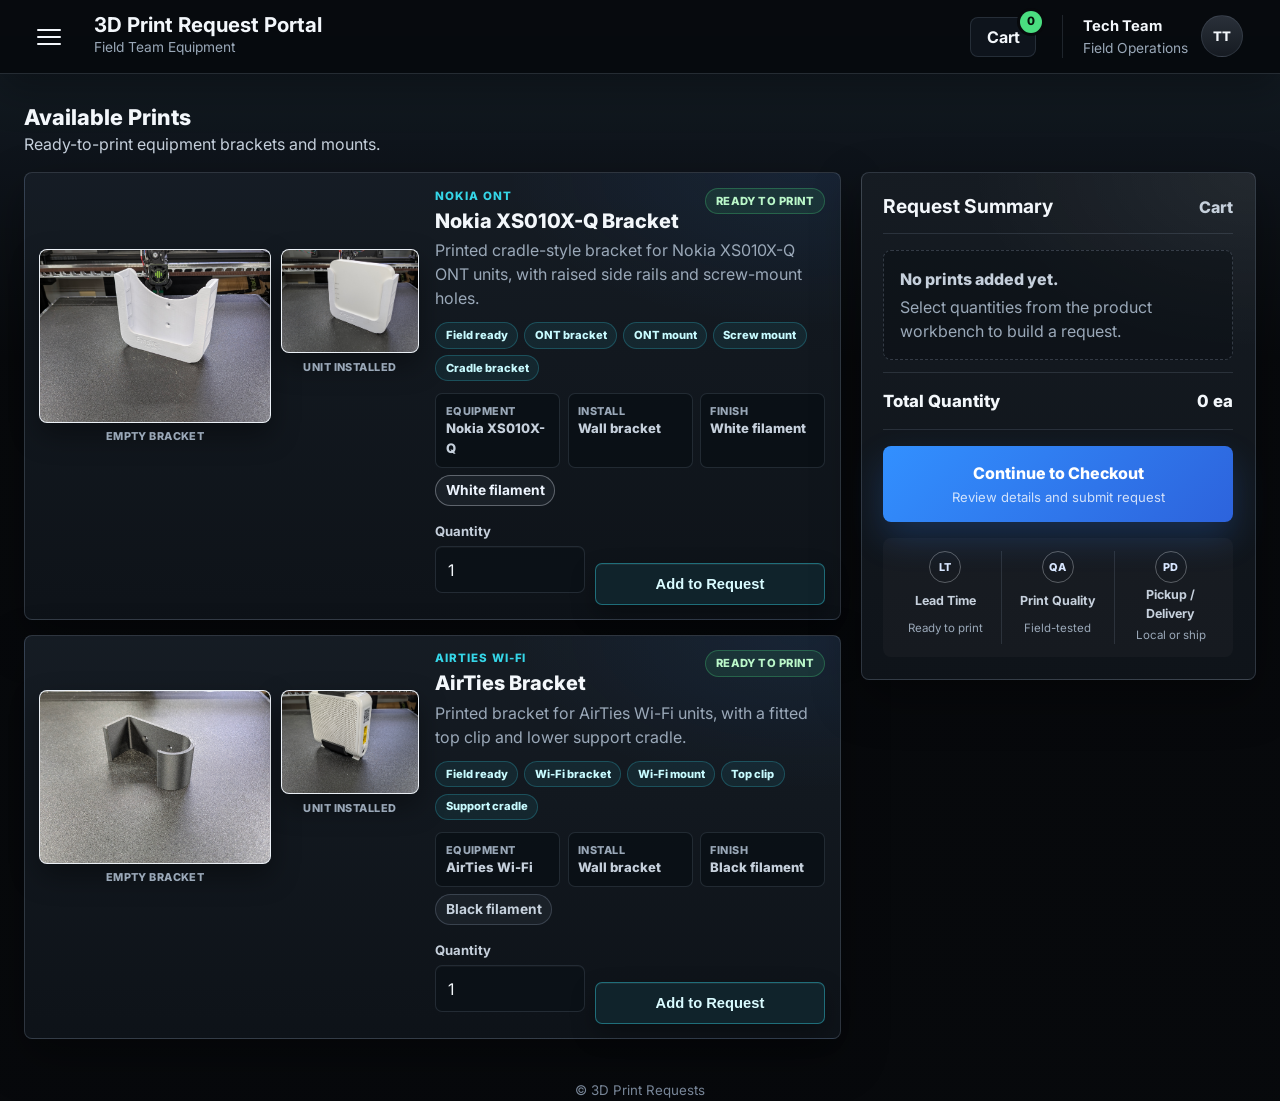
<file: index.html>
<!doctype html>
<html lang="en">
  <head>
    <meta charset="UTF-8" />
    <meta name="viewport" content="width=device-width, initial-scale=1.0" />
    <title>3D Print Request Portal</title>
    <link rel="preconnect" href="https://fonts.googleapis.com" />
    <link rel="preconnect" href="https://fonts.gstatic.com" crossorigin />
    <link
      href="https://fonts.googleapis.com/css2?family=Inter:wght@400;500;600;700;800&display=swap"
      rel="stylesheet"
    />
    <link rel="stylesheet" href="styles.css?v=premium-workbench" />
  </head>
  <body class="portal-theme portal-theme-dark">
    <div class="bg-orb orb-1" aria-hidden="true"></div>
    <div class="bg-orb orb-2" aria-hidden="true"></div>

    <header class="app-topbar" aria-label="Portal header">
      <div class="app-topbar__menu" aria-hidden="true">
        <span></span>
        <span></span>
        <span></span>
      </div>
      <div class="app-topbar__brand">
        <strong>3D Print Request Portal</strong>
        <span>Field Team Equipment</span>
      </div>
      <a class="topbar-cart" href="checkout.html" aria-label="Go to checkout">
        <span class="topbar-cart__icon" aria-hidden="true">Cart</span>
        <span id="cart-count-badge" class="cart-count-badge">0</span>
      </a>
      <div class="topbar-user" aria-label="Signed in team">
        <span>
          <strong>Tech Team</strong>
          <small>Field Operations</small>
        </span>
        <span class="topbar-user__avatar" aria-hidden="true">TT</span>
      </div>
    </header>

    <main class="container premium-workbench" aria-labelledby="catalog-title">
      <section class="workbench-products">
        <div class="section-header workbench-heading">
          <h1 id="catalog-title">Available Prints</h1>
          <p>Ready-to-print equipment brackets and mounts.</p>
        </div>
        <div id="products" class="product-list premium-product-list" aria-live="polite"></div>
      </section>

      <aside class="request-summary-card" aria-labelledby="request-summary-title">
        <div class="request-summary-card__header">
          <h2 id="request-summary-title">Request Summary</h2>
          <span class="summary-cart-icon" aria-hidden="true">Cart</span>
        </div>
        <div id="home-request-summary" class="home-request-summary" aria-live="polite"></div>
        <a class="continue-checkout-button" href="checkout.html">
          <span>Continue to Checkout</span>
          <small>Review details and submit request</small>
        </a>
        <div class="summary-assurance-grid" aria-label="Request assurances">
          <div>
            <span class="summary-assurance-icon" aria-hidden="true">LT</span>
            <strong>Lead Time</strong>
            <small>Ready to print</small>
          </div>
          <div>
            <span class="summary-assurance-icon" aria-hidden="true">QA</span>
            <strong>Print Quality</strong>
            <small>Field-tested</small>
          </div>
          <div>
            <span class="summary-assurance-icon" aria-hidden="true">PD</span>
            <strong>Pickup / Delivery</strong>
            <small>Local or ship</small>
          </div>
        </div>
      </aside>
    </main>

    <footer class="container">
      <small>© 3D Print Requests</small>
    </footer>

    <script src="products.js?v=premium-workbench"></script>
    <script src="script.js?v=premium-workbench"></script>
  </body>
</html>
</file>
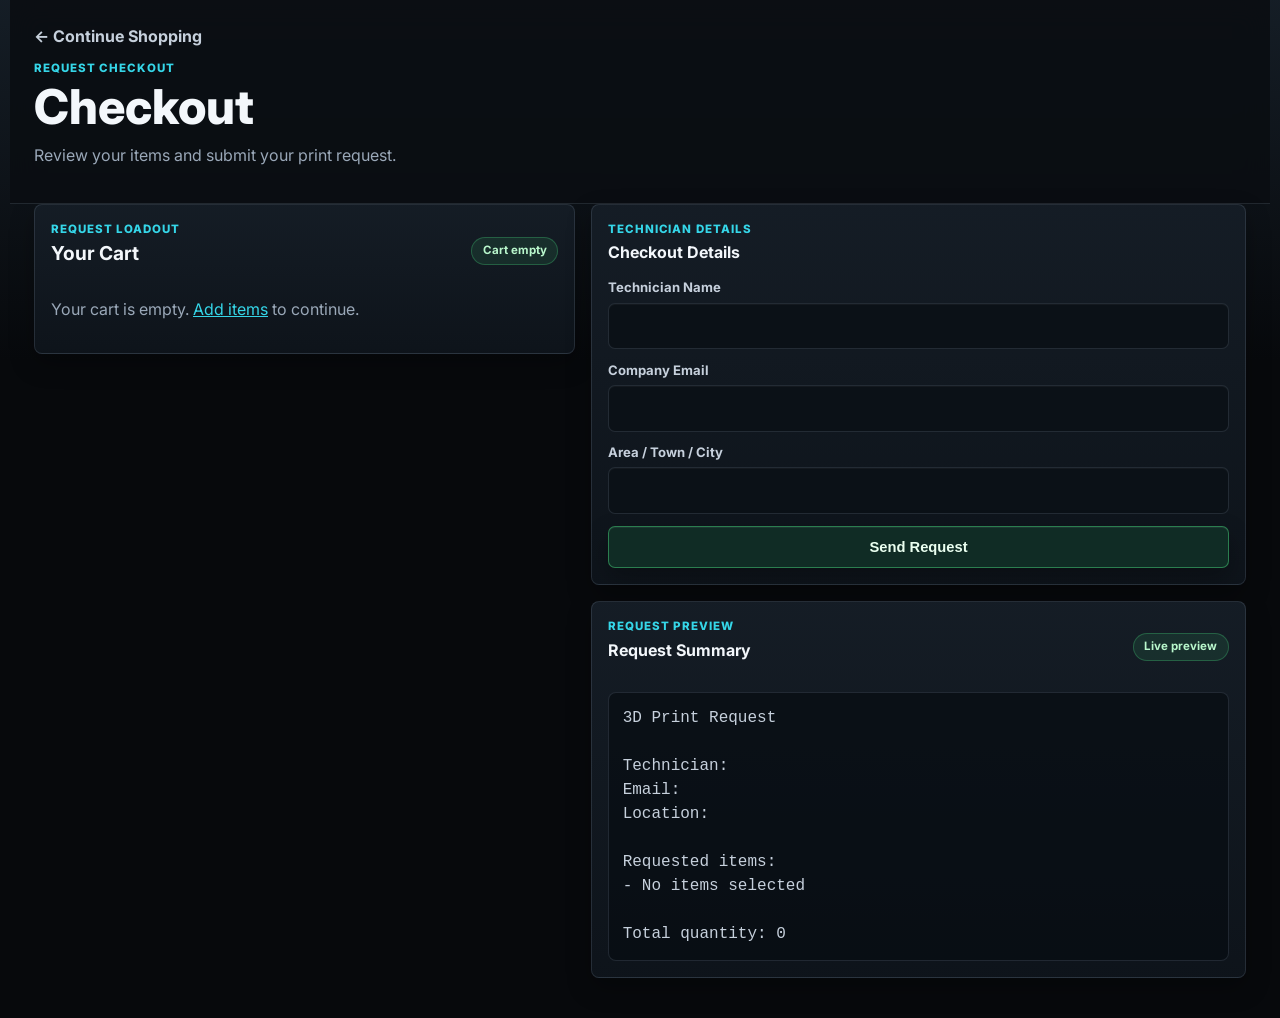
<file: checkout.html>
<!doctype html>
<html lang="en">
  <head>
    <meta charset="UTF-8" />
    <meta name="viewport" content="width=device-width, initial-scale=1.0" />
    <title>Checkout | 3D Print Portal</title>
    <link rel="preconnect" href="https://fonts.googleapis.com" />
    <link rel="preconnect" href="https://fonts.gstatic.com" crossorigin />
    <link
      href="https://fonts.googleapis.com/css2?family=Inter:wght@400;500;600;700;800&display=swap"
      rel="stylesheet"
    />
    <link rel="stylesheet" href="styles.css?v=premium-workbench" />
  </head>
  <body class="portal-theme portal-theme-dark">
    <header class="container checkout-hero app-header app-header--checkout">
      <div class="app-header__brand">
        <a class="back-link" href="index.html">&larr; Continue Shopping</a>
        <span class="eyebrow app-header__eyebrow">Request checkout</span>
        <h1>Checkout</h1>
        <p class="hero-subtitle">Review your items and submit your print request.</p>
      </div>
    </header>

    <main class="container checkout-grid checkout-workbench" aria-labelledby="checkout-title">
      <section class="panel cart-panel request-panel" aria-labelledby="checkout-title">
        <div class="panel-title-row">
          <div>
            <span class="eyebrow panel-eyebrow">Request loadout</span>
            <h2 id="checkout-title">Your Cart</h2>
          </div>
          <span class="panel-chip" id="cart-status-chip">Ready to submit</span>
        </div>
        <div id="cart" class="cart-list-panel"></div>
        <p id="total" class="total"></p>
      </section>

      <div class="stacked-panels checkout-panel-stack">
        <form id="checkout-form" class="panel request-details-panel">
          <span class="eyebrow panel-eyebrow">Technician details</span>
          <h3>Checkout Details</h3>

          <label for="techName">Technician Name</label>
          <input id="techName" name="techName" autocomplete="name" required />

          <label for="companyEmail">Company Email</label>
          <input
            id="companyEmail"
            name="companyEmail"
            type="email"
            autocomplete="email"
            required
          />

          <label for="workLocation">Area / Town / City</label>
          <input id="workLocation" name="workLocation" autocomplete="address-level2" required />

          <button id="submit-request" type="submit">Send Request</button>
        </form>

        <aside class="panel request-summary-panel" aria-labelledby="summary-title">
          <div class="panel-title-row">
            <div>
              <span class="eyebrow panel-eyebrow">Request preview</span>
              <h3 id="summary-title">Request Summary</h3>
            </div>
            <span class="panel-chip summary-chip">Live preview</span>
          </div>
          <pre id="request-summary" class="request-summary" aria-live="polite"></pre>
        </aside>
      </div>
    </main>

    <script src="products.js?v=premium-workbench"></script>
    <script src="checkout.js?v=premium-workbench"></script>
  </body>
</html>
</file>
<file: styles.css>
:root {
  color-scheme: dark;
  font-family: "Inter", "Avenir Next", "SF Pro Text", -apple-system, BlinkMacSystemFont, "Segoe UI", sans-serif;
  line-height: 1.5;
  --bg: #07090c;
  --bg-elevated: #10151b;
  --surface: #111820;
  --surface-2: #151d26;
  --surface-3: #1a242e;
  --ink: #f3f7fb;
  --muted: #9aa8b8;
  --muted-strong: #c6d0dc;
  --border: rgba(143, 163, 184, 0.18);
  --border-strong: rgba(143, 225, 230, 0.32);
  --accent: #35d6e8;
  --accent-2: #4ade80;
  --accent-3: #f7c66a;
  --danger: #fb7185;
  --shadow-soft: 0 18px 46px rgba(0, 0, 0, 0.34);
  --shadow-tight: 0 10px 24px rgba(0, 0, 0, 0.28);
  --radius: 8px;
}

* {
  box-sizing: border-box;
}

html {
  background: var(--bg);
}

body {
  margin: 0;
  min-height: 100vh;
  background:
    linear-gradient(180deg, rgba(22, 31, 40, 0.92) 0, rgba(7, 9, 12, 0.98) 360px),
    var(--bg);
  color: var(--ink);
  font-size: 16px;
  text-rendering: optimizeLegibility;
  -webkit-font-smoothing: antialiased;
}

body::before {
  content: "";
  position: fixed;
  inset: 0;
  z-index: -1;
  pointer-events: none;
  background-image:
    linear-gradient(rgba(255, 255, 255, 0.024) 1px, transparent 1px),
    linear-gradient(90deg, rgba(255, 255, 255, 0.018) 1px, transparent 1px);
  background-size: 56px 56px;
  mask-image: linear-gradient(180deg, rgba(0, 0, 0, 0.7), transparent 58%);
}

.bg-orb {
  display: none;
}

::selection {
  background: rgba(53, 214, 232, 0.28);
  color: #ffffff;
}

a {
  color: var(--accent);
}

a:hover {
  color: #8ef3ff;
}

.container {
  width: min(100%, 1260px);
  margin: 0 auto;
  padding: 0 1.5rem;
}

.app-shell,
.portal-shell,
.page-shell {
  min-height: 100vh;
  background: var(--bg);
  color: var(--ink);
}

.app-header,
.portal-header,
.site-header {
  display: flex;
  align-items: center;
  justify-content: space-between;
  gap: 1rem;
  border-bottom: 1px solid var(--border);
  background: rgba(10, 14, 18, 0.9);
  backdrop-filter: blur(14px);
}

.app-header__brand {
  min-width: 0;
}

.app-header__actions {
  display: flex;
  align-items: center;
  gap: 0.7rem;
  margin-left: auto;
}

.hero,
.checkout-hero {
  position: relative;
  text-align: left;
  padding-top: 1.5rem;
  padding-bottom: 1.25rem;
}

.hero {
  border-bottom: 1px solid var(--border);
}

.hero h1,
.checkout-hero h1 {
  max-width: 760px;
}

.hero h1 {
  color: var(--ink);
}

h1 {
  margin: 0;
  font-size: clamp(2rem, 4vw, 3rem);
  line-height: 1.03;
  letter-spacing: 0;
  font-weight: 800;
}

h2,
h3 {
  margin-top: 0;
  color: var(--ink);
  letter-spacing: 0;
}

h2 {
  font-size: 1.2rem;
  line-height: 1.2;
}

h3 {
  font-size: 1rem;
  line-height: 1.25;
}

.hero-subtitle {
  margin: 0.72rem 0 1rem;
  max-width: 680px;
  color: var(--muted);
  font-size: 1rem;
}

.cart-icon-link {
  position: absolute;
  right: 1.5rem;
  top: 1.1rem;
  width: 46px;
  height: 46px;
  border-radius: 999px;
  border: 1px solid var(--border-strong);
  background: #101820;
  color: var(--accent);
  display: grid;
  place-items: center;
  text-decoration: none;
  box-shadow: var(--shadow-tight);
}

.app-header .cart-icon-link {
  position: relative;
  inset: auto;
  width: auto;
  min-width: 72px;
  padding: 0 0.86rem;
  grid-auto-flow: column;
  gap: 0.42rem;
  border-radius: 7px;
}

.cart-icon-link:hover {
  border-color: rgba(74, 222, 128, 0.54);
  color: var(--accent-2);
  transform: translateY(-1px);
}

.cart-icon {
  font-size: 1.18rem;
  line-height: 1;
}

.cart-count-badge {
  position: absolute;
  top: -7px;
  right: -7px;
  min-width: 22px;
  height: 22px;
  border-radius: 999px;
  background: var(--accent-2);
  color: #041008;
  font-size: 0.72rem;
  display: grid;
  place-items: center;
  padding: 0 0.25rem;
  font-weight: 800;
  box-shadow: 0 0 0 3px var(--bg);
}

.panel-chip,
.filter-chip,
.chip,
.status-chip {
  display: inline-flex;
  align-items: center;
  gap: 0.35rem;
  min-height: 28px;
  border-radius: 999px;
  padding: 0.26rem 0.66rem;
  font-size: 0.72rem;
  font-weight: 700;
  color: #b9f7cc;
  background: rgba(74, 222, 128, 0.1);
  border: 1px solid rgba(74, 222, 128, 0.28);
  white-space: nowrap;
}

.filter-chip,
.chip {
  color: var(--muted-strong);
  background: rgba(148, 163, 184, 0.08);
  border-color: var(--border);
  cursor: pointer;
}

.filter-chip:hover,
.chip:hover,
.filter-chip--active,
.filter-chip.is-active,
.chip.is-active,
.filter-chip[aria-pressed="true"],
.chip[aria-pressed="true"] {
  color: #c8fbff;
  border-color: rgba(53, 214, 232, 0.44);
  background: rgba(53, 214, 232, 0.1);
}

.cta-button,
button {
  display: inline-flex;
  align-items: center;
  justify-content: center;
  min-height: 42px;
  border: 1px solid rgba(53, 214, 232, 0.42);
  border-radius: 7px;
  padding: 0.64rem 1rem;
  font-weight: 700;
  font-size: 0.92rem;
  cursor: pointer;
  text-decoration: none;
  background: #10232b;
  color: #d9fbff;
  box-shadow: inset 0 1px 0 rgba(255, 255, 255, 0.06), var(--shadow-tight);
  transition: background-color 0.16s ease, border-color 0.16s ease, color 0.16s ease, transform 0.16s ease;
}

.cta-button:hover,
button:hover {
  transform: translateY(-1px);
  border-color: rgba(74, 222, 128, 0.5);
  background: #132a2a;
  color: #eafff0;
}

button:disabled {
  opacity: 0.58;
  cursor: not-allowed;
  transform: none;
}

.grid,
.catalog-layout {
  display: grid;
  grid-template-columns: minmax(0, 1.85fr) minmax(330px, 1fr);
  gap: 1rem;
  align-items: start;
  padding-bottom: 2.5rem;
}

.catalog-layout {
  grid-template-columns: minmax(220px, 280px) minmax(0, 1fr);
  padding-top: 1.2rem;
}

.catalog-shell {
  display: grid;
  grid-template-columns: minmax(220px, 286px) minmax(0, 1fr);
  gap: 1rem;
  align-items: start;
  padding-top: 1.2rem;
  padding-bottom: 2.5rem;
}

.checkout-grid,
.workbench-layout,
.request-layout {
  display: grid;
  grid-template-columns: minmax(0, 0.95fr) minmax(0, 1.15fr);
  gap: 1rem;
  align-items: start;
  padding-bottom: 2.5rem;
}

.back-link {
  display: inline-flex;
  align-items: center;
  gap: 0.35rem;
  margin-bottom: 0.75rem;
  color: var(--muted-strong);
  font-weight: 700;
  text-decoration: none;
}

.back-link:hover {
  color: var(--accent);
}

.content-section,
.stacked-panels,
.catalog-main,
.catalog-content {
  display: flex;
  flex-direction: column;
  gap: 1rem;
}

.catalog-rail,
.compact-filter-rail {
  position: sticky;
  top: 1rem;
  display: flex;
  flex-direction: column;
  gap: 0.78rem;
}

.section-header {
  padding: 1.25rem 0 0.2rem;
}

.section-header h2 {
  margin-bottom: 0.28rem;
  color: var(--ink);
}

.section-header p {
  color: var(--muted);
  margin: 0;
}

.product-list,
.catalog-list,
.catalog-rows {
  display: flex;
  flex-direction: column;
  gap: 0.72rem;
}

.panel,
.rail-panel,
.sidebar,
.catalog-sidebar,
.filter-panel,
.filters-panel,
.workbench-panel,
.request-panel,
.checkout-panel,
.summary-panel,
.request-summary-panel {
  background: linear-gradient(180deg, rgba(21, 29, 38, 0.98), rgba(14, 20, 27, 0.98));
  border: 1px solid var(--border);
  border-radius: var(--radius);
  padding: 1rem;
  box-shadow: var(--shadow-tight);
}

.rail-panel {
  display: flex;
  flex-direction: column;
  gap: 0.78rem;
}

.rail-panel h2 {
  margin-bottom: 0;
}

.rail-kicker,
.eyebrow,
.panel-eyebrow,
.product-kicker {
  display: block;
  margin: 0 0 0.28rem;
  color: var(--accent);
  font-size: 0.72rem;
  font-weight: 800;
  letter-spacing: 0.08em;
  text-transform: uppercase;
}

.rail-metrics {
  display: grid;
  gap: 0.58rem;
}

.rail-metric {
  display: grid;
  gap: 0.12rem;
  padding: 0.7rem;
  background: rgba(8, 13, 18, 0.62);
  border: 1px solid var(--border);
  border-radius: var(--radius);
}

.rail-metric__value {
  color: var(--ink);
  font-weight: 800;
}

.rail-metric__label {
  color: var(--muted);
  font-size: 0.78rem;
  font-weight: 700;
}

.filter-chip-set {
  display: flex;
  flex-wrap: wrap;
  gap: 0.45rem;
}

.sidebar,
.catalog-sidebar,
.filter-panel,
.filters-panel {
  position: sticky;
  top: 1rem;
}

.panel-title-row,
.toolbar-row,
.filter-header,
.workbench-header,
.summary-header {
  display: flex;
  align-items: center;
  justify-content: space-between;
  gap: 0.75rem;
}

.filter-list,
.filter-chips,
.chip-list,
.spec-badges {
  display: flex;
  flex-wrap: wrap;
  gap: 0.45rem;
  margin: 0;
  padding: 0;
}

.product-item,
.catalog-row,
.product-card {
  display: grid;
  grid-template-columns: minmax(230px, 340px) minmax(0, 1fr) minmax(178px, 216px);
  gap: 1rem;
  align-items: center;
  background: rgba(17, 24, 32, 0.94);
  border: 1px solid var(--border);
  border-radius: var(--radius);
  padding: 0.86rem;
  box-shadow: var(--shadow-soft);
}

.product-item:hover,
.catalog-row:hover,
.product-card:hover {
  border-color: rgba(53, 214, 232, 0.34);
  background: rgba(20, 29, 38, 0.98);
}

.product-tag,
.product-badge,
.spec-badge,
.badge {
  flex: 0 0 auto;
  color: #baf7c9;
  background: rgba(74, 222, 128, 0.1);
  border: 1px solid rgba(74, 222, 128, 0.28);
  border-radius: 999px;
  padding: 0.24rem 0.58rem;
  font-size: 0.7rem;
  font-weight: 800;
  text-transform: uppercase;
  letter-spacing: 0.04em;
  white-space: nowrap;
}

.product-badge {
  color: #c8fbff;
  background: rgba(53, 214, 232, 0.08);
  border-color: rgba(53, 214, 232, 0.24);
  text-transform: none;
  letter-spacing: 0;
}

.spec-badge,
.badge {
  color: #c8fbff;
  background: rgba(53, 214, 232, 0.09);
  border-color: rgba(53, 214, 232, 0.28);
}

.product-title-block {
  min-width: 0;
}

.product-badge-row {
  display: flex;
  flex-wrap: wrap;
  gap: 0.4rem;
  margin-top: 0.74rem;
}

.product-spec-list {
  display: grid;
  grid-template-columns: repeat(3, minmax(0, 1fr));
  gap: 0.46rem;
  margin: 0.74rem 0 0;
  padding: 0;
  list-style: none;
}

.product-spec {
  min-width: 0;
  padding: 0.54rem 0.58rem;
  background: rgba(8, 13, 18, 0.62);
  border: 1px solid var(--border);
  border-radius: 7px;
}

.product-spec__label,
.product-spec__value {
  display: block;
}

.product-spec__label {
  color: var(--muted);
  font-size: 0.68rem;
  font-weight: 800;
  letter-spacing: 0.04em;
  text-transform: uppercase;
}

.product-spec__value {
  color: var(--muted-strong);
  font-size: 0.82rem;
  font-weight: 800;
  overflow-wrap: anywhere;
}

.product-heading-row {
  display: flex;
  align-items: start;
  justify-content: space-between;
  gap: 0.8rem;
}

.product-title,
.catalog-title,
.item-title {
  margin: 0;
  font-size: 1.25rem;
  line-height: 1.12;
  letter-spacing: 0;
  font-weight: 800;
}

.product-copy p,
.catalog-copy,
.item-copy {
  color: var(--muted);
  margin: 0.4rem 0 0;
}

.product-detail,
.material-badge,
.spec-line,
.material-line {
  min-height: auto;
  margin-top: 0.46rem;
  color: var(--muted-strong);
  font-size: 0.86rem;
  font-weight: 700;
}

.material-badge {
  display: inline-flex;
  width: fit-content;
  border: 1px solid rgba(148, 163, 184, 0.2);
  border-radius: 999px;
  padding: 0.28rem 0.58rem;
  background: rgba(148, 163, 184, 0.08);
}

.material-white-filament .material-badge,
.material-badge.material-white-filament {
  color: #eef5ff;
  border-color: rgba(226, 232, 240, 0.34);
}

.material-black-filament .material-badge,
.material-badge.material-black-filament {
  color: #c7d2de;
  border-color: rgba(148, 163, 184, 0.26);
}

.product-photo-grid,
.media-grid {
  display: grid;
  grid-template-columns: repeat(2, minmax(0, 1fr));
  gap: 0.62rem;
  width: 100%;
}

.product-photo,
.media-frame {
  display: flex;
  flex-direction: column;
  min-width: 0;
  margin: 0;
}

.product-photo img,
.media-frame img,
.product-image {
  width: 100%;
  aspect-ratio: 4 / 3;
  object-fit: cover;
  border: 1px solid rgba(226, 232, 240, 0.22);
  border-radius: var(--radius);
  background: #edf2f7;
  box-shadow: 0 12px 28px rgba(0, 0, 0, 0.38);
}

.product-photo figcaption,
.media-frame figcaption {
  margin-top: 0.34rem;
  color: var(--muted);
  font-size: 0.68rem;
  font-weight: 800;
  letter-spacing: 0.04em;
  text-align: center;
  text-transform: uppercase;
}

.product-actions,
.item-actions {
  display: flex;
  gap: 0.58rem;
  align-items: end;
}

.product-actions .qty-field,
.qty-field {
  flex: 1;
  min-width: 0;
}

.product-actions button,
.item-actions button {
  white-space: nowrap;
  padding: 0.62rem 0.9rem;
}

label {
  display: block;
  width: 100%;
  color: var(--muted-strong);
  font-size: 0.82rem;
  font-weight: 700;
}

input,
select,
textarea {
  display: block;
  width: 100%;
  margin: 0.28rem 0 0.74rem;
  padding: 0.64rem 0.74rem;
  border: 1px solid var(--border);
  border-radius: 7px;
  background: #0b1117;
  color: var(--ink);
  font: inherit;
  box-shadow: inset 0 1px 0 rgba(255, 255, 255, 0.035);
}

input::placeholder,
textarea::placeholder {
  color: #697789;
}

input:focus,
select:focus,
textarea:focus {
  outline: 2px solid rgba(53, 214, 232, 0.18);
  border-color: rgba(53, 214, 232, 0.62);
}

button:focus-visible,
a:focus-visible,
input:focus-visible,
select:focus-visible,
textarea:focus-visible {
  outline: 2px solid var(--accent);
  outline-offset: 3px;
}

footer {
  text-align: center;
  padding-bottom: 2rem;
  color: var(--muted);
}

footer small {
  color: #788698;
}

.small-note,
.helper-text,
.hint-text {
  color: var(--muted);
  font-size: 0.9rem;
}

.total,
.summary-total {
  font-weight: 800;
  margin-bottom: 0;
  color: var(--ink);
}

#cart ul,
.request-items {
  list-style: none;
  padding-left: 0;
  margin: 0;
  display: flex;
  flex-direction: column;
  gap: 0.55rem;
}

#cart li,
.request-item,
.summary-row {
  display: flex;
  justify-content: space-between;
  align-items: center;
  gap: 0.75rem;
  background: rgba(8, 13, 18, 0.72);
  border: 1px solid var(--border);
  padding: 0.62rem 0.66rem;
  border-radius: 7px;
  color: var(--muted-strong);
}

.cart-item-copy {
  display: grid;
  gap: 0.16rem;
  min-width: 0;
}

.cart-item-name {
  color: var(--ink);
  font-weight: 800;
}

.cart-item-meta,
.cart-item-quantity,
.cart-item-spec-list {
  color: var(--muted);
  font-size: 0.84rem;
  font-weight: 700;
}

.cart-item-spec-list {
  display: flex;
  flex-wrap: wrap;
  gap: 0.34rem;
}

.cart-item-spec {
  color: var(--muted-strong);
}

#cart p {
  color: var(--muted);
  margin-bottom: 0;
}

#cart button[data-remove] {
  flex: 0 0 auto;
  min-height: 30px;
  margin-left: 0;
  padding: 0.24rem 0.58rem;
  font-size: 0.74rem;
  background: rgba(251, 113, 133, 0.08);
  color: #fecdd3;
  border: 1px solid rgba(251, 113, 133, 0.3);
  box-shadow: none;
}

#cart button[data-remove]:hover {
  background: rgba(251, 113, 133, 0.14);
  border-color: rgba(251, 113, 133, 0.48);
}

#submit-request,
.primary-action {
  width: 100%;
  background: #102c25;
  border-color: rgba(74, 222, 128, 0.46);
  color: #eafff0;
}

#submit-request:hover,
.primary-action:hover {
  background: #14362d;
  border-color: rgba(74, 222, 128, 0.68);
}

.stacked-panels {
  position: sticky;
  top: 1rem;
}

.request-summary {
  margin: 1rem 0 0;
  white-space: pre-wrap;
  color: var(--muted-strong);
  background: rgba(8, 13, 18, 0.72);
  border: 1px solid var(--border);
  border-radius: var(--radius);
  padding: 0.85rem;
  min-height: 6rem;
}

.app-topbar {
  display: grid;
  grid-template-columns: 32px minmax(230px, 1fr) auto auto;
  align-items: center;
  gap: 1.6rem;
  min-height: 74px;
  padding: 0 2.3rem;
  border-bottom: 1px solid rgba(148, 163, 184, 0.22);
  background: rgba(6, 9, 13, 0.92);
  box-shadow: 0 16px 42px rgba(0, 0, 0, 0.28);
}

.app-topbar__menu {
  display: grid;
  gap: 5px;
  width: 24px;
}

.app-topbar__menu span {
  height: 2px;
  background: #f3f7fb;
  border-radius: 999px;
}

.app-topbar__brand {
  display: grid;
  gap: 0.08rem;
}

.app-topbar__brand strong {
  color: var(--ink);
  font-size: 1.28rem;
  line-height: 1;
}

.app-topbar__brand span,
.topbar-user small {
  color: var(--muted);
  font-size: 0.86rem;
}

.topbar-cart {
  position: relative;
  display: inline-flex;
  align-items: center;
  justify-content: center;
  min-height: 40px;
  padding: 0 0.96rem;
  border: 1px solid var(--border);
  border-radius: 8px;
  color: var(--ink);
  font-weight: 700;
  text-decoration: none;
  background: rgba(17, 24, 32, 0.82);
}

.topbar-cart__icon {
  color: var(--ink);
}

.topbar-user {
  display: flex;
  align-items: center;
  gap: 0.8rem;
  padding-left: 1.3rem;
  border-left: 1px solid var(--border);
}

.topbar-user span:first-child {
  display: grid;
  gap: 0.08rem;
}

.topbar-user strong {
  color: var(--ink);
  font-size: 0.92rem;
}

.topbar-user__avatar {
  display: grid;
  width: 42px;
  height: 42px;
  place-items: center;
  border-radius: 999px;
  color: var(--ink);
  font-size: 0.82rem;
  font-weight: 800;
  background: linear-gradient(180deg, #2a3039, #161b22);
  border: 1px solid var(--border);
}

.premium-workbench {
  --workbench-heading-offset: 5.15rem;
  width: min(100%, 1464px);
  display: grid;
  grid-template-columns: minmax(0, 1.9fr) minmax(390px, 0.92fr);
  gap: 1.25rem;
  align-items: start;
  padding-top: 1rem;
  padding-bottom: 2.4rem;
}

.workbench-products {
  min-width: 0;
}

.workbench-heading {
  padding: 1rem 0 1rem;
}

.workbench-heading h1 {
  font-size: 1.36rem;
}

.workbench-heading p {
  color: var(--muted-strong);
  margin-top: 0.25rem;
}

.premium-product-list {
  gap: 0.94rem;
}

.premium-product-list .product-card {
  border-color: rgba(148, 163, 184, 0.24);
  background:
    radial-gradient(420px 220px at 95% 0%, rgba(49, 130, 255, 0.08), transparent 70%),
    linear-gradient(180deg, rgba(22, 29, 37, 0.96), rgba(14, 19, 25, 0.98));
}

.continue-checkout-button {
  border-color: rgba(49, 130, 255, 0.78);
  background: linear-gradient(135deg, #3290ff, #2d63dc);
  color: #ffffff;
}

.workbench-secondary-product {
  grid-template-columns: minmax(380px, 0.75fr) minmax(320px, 1fr);
  padding: 0.9rem;
}

.workbench-secondary-product .product-photo-grid {
  grid-template-columns: 1.25fr 0.75fr;
}

.workbench-secondary-product .product-photo img {
  aspect-ratio: 4 / 3;
}

.workbench-secondary-product .product-actions {
  grid-column: 2;
  display: grid;
  grid-template-columns: minmax(120px, 150px) minmax(0, 1fr);
}

.request-summary-card {
  position: sticky;
  top: 1rem;
  display: flex;
  flex-direction: column;
  gap: 1rem;
  margin-top: var(--workbench-heading-offset);
  padding: 1.35rem;
  border: 1px solid rgba(148, 163, 184, 0.24);
  border-radius: 8px;
  background:
    radial-gradient(420px 260px at 100% 0%, rgba(255, 255, 255, 0.06), transparent 68%),
    linear-gradient(180deg, rgba(22, 28, 35, 0.98), rgba(15, 20, 26, 0.98));
  box-shadow: 0 18px 48px rgba(0, 0, 0, 0.36);
}

.request-summary-card__header {
  display: flex;
  align-items: center;
  justify-content: space-between;
  gap: 0.8rem;
  padding-bottom: 0.9rem;
  border-bottom: 1px solid var(--border);
}

.request-summary-card h2 {
  margin: 0;
  font-size: 1.2rem;
}

.summary-cart-icon {
  color: var(--muted-strong);
  font-weight: 800;
}

.home-request-summary,
.summary-request-list {
  display: grid;
  gap: 0.8rem;
}

.summary-request-item {
  display: grid;
  grid-template-columns: 74px minmax(0, 1fr) auto;
  gap: 0.72rem;
  align-items: center;
  padding-bottom: 0.8rem;
  border-bottom: 1px solid var(--border);
}

.summary-request-item img {
  width: 74px;
  aspect-ratio: 1;
  object-fit: cover;
  border: 1px solid rgba(226, 232, 240, 0.18);
  border-radius: 7px;
}

.summary-request-copy {
  display: grid;
  gap: 0.18rem;
  min-width: 0;
}

.summary-request-copy strong {
  color: var(--ink);
  font-size: 0.9rem;
}

.summary-request-copy span {
  color: var(--muted-strong);
  font-size: 0.86rem;
}

.summary-request-copy em {
  color: #7df58a;
  font-size: 0.84rem;
  font-style: normal;
}

.summary-qty-control {
  display: grid;
  grid-template-columns: 34px 42px 34px;
  border: 1px solid var(--border);
  border-radius: 6px;
  overflow: hidden;
}

.summary-qty-control button {
  min-height: 34px;
  padding: 0;
  border: 0;
  border-radius: 0;
  background: rgba(8, 13, 18, 0.64);
  box-shadow: none;
}

.summary-qty-control span {
  display: grid;
  place-items: center;
  color: var(--ink);
  font-weight: 800;
  background: rgba(8, 13, 18, 0.7);
  border-right: 1px solid var(--border);
  border-left: 1px solid var(--border);
}

.summary-empty-state {
  padding: 1rem;
  color: var(--muted);
  border: 1px dashed rgba(148, 163, 184, 0.28);
  border-radius: 8px;
  background: rgba(8, 13, 18, 0.42);
}

.summary-empty-state p {
  margin: 0 0 0.2rem;
  color: var(--muted-strong);
  font-weight: 800;
}

.summary-total-row {
  display: flex;
  justify-content: space-between;
  gap: 1rem;
  padding: 0.96rem 0;
  border-top: 1px solid var(--border);
  border-bottom: 1px solid var(--border);
}

.summary-total-row strong,
.summary-total-row span {
  color: var(--ink);
  font-size: 1.05rem;
  font-weight: 800;
}

.summary-tech-preview {
  display: grid;
  gap: 0.24rem;
  color: var(--muted);
}

.summary-tech-preview strong {
  color: var(--ink);
}

.summary-tech-preview p {
  margin: 0;
}

.continue-checkout-button {
  display: grid;
  gap: 0.18rem;
  justify-items: center;
  padding: 0.92rem;
  border-radius: 8px;
  text-decoration: none;
  box-shadow: 0 16px 34px rgba(49, 130, 255, 0.22);
}

.continue-checkout-button span {
  font-weight: 800;
}

.continue-checkout-button small {
  color: rgba(255, 255, 255, 0.78);
  font-size: 0.82rem;
}

.summary-assurance-grid {
  display: grid;
  grid-template-columns: repeat(3, minmax(0, 1fr));
  gap: 0;
  padding: 0.82rem 0.4rem;
  border-radius: 8px;
  background: rgba(255, 255, 255, 0.026);
}

.summary-assurance-grid div {
  display: grid;
  justify-items: center;
  gap: 0.18rem;
  padding: 0 0.56rem;
  text-align: center;
  border-right: 1px solid var(--border);
}

.summary-assurance-grid div:last-child {
  border-right: 0;
}

.summary-assurance-icon {
  display: grid;
  width: 32px;
  height: 32px;
  place-items: center;
  color: #d7e6ff;
  font-size: 0.68rem;
  font-weight: 800;
  border: 1px solid rgba(226, 232, 240, 0.32);
  border-radius: 999px;
}

.summary-assurance-grid strong {
  color: var(--muted-strong);
  font-size: 0.78rem;
}

.summary-assurance-grid small {
  color: var(--muted);
  font-size: 0.72rem;
}

code {
  font-family: ui-monospace, SFMono-Regular, Menlo, Monaco, Consolas, "Liberation Mono", "Courier New",
    monospace;
  color: #b9f7cc;
}

@media (max-width: 1080px) {
  .app-topbar {
    grid-template-columns: 32px minmax(220px, 1fr) auto auto;
  }

  .premium-workbench {
    grid-template-columns: 1fr;
  }

  .request-summary-card {
    position: static;
    margin-top: 0;
  }

  .workbench-secondary-product {
    grid-template-columns: 1fr;
  }

  .workbench-secondary-product .product-actions {
    grid-column: auto;
  }

  .product-item,
  .catalog-row,
  .product-card {
    grid-template-columns: minmax(210px, 300px) minmax(0, 1fr);
  }

  .product-actions,
  .item-actions {
    grid-column: 1 / -1;
    max-width: 330px;
  }

  .stacked-panels,
  .catalog-rail,
  .sidebar,
  .catalog-sidebar,
  .filter-panel,
  .filters-panel {
    position: static;
  }
}

@media (max-width: 950px) {
  .grid,
  .catalog-shell,
  .catalog-layout,
  .checkout-grid,
  .workbench-layout,
  .request-layout {
    grid-template-columns: 1fr;
  }

  .hero {
    padding-top: 1.4rem;
  }

  .cart-icon-link {
    right: 1rem;
    top: 0.95rem;
  }
}

@media (max-width: 700px) {
  .app-topbar {
    grid-template-columns: 1fr auto;
    gap: 0.8rem;
    padding: 0.85rem 1rem;
  }

  .app-topbar__menu,
  .topbar-user {
    display: none;
  }

  .topbar-cart {
    justify-self: end;
  }

  .premium-workbench {
    padding-top: 0.5rem;
  }

  .workbench-secondary-product .product-actions,
  .summary-request-item {
    grid-template-columns: 1fr;
  }

  .workbench-secondary-product .product-photo-grid {
    grid-template-columns: 1fr;
  }

  .summary-qty-control {
    width: fit-content;
  }

  .summary-assurance-grid {
    grid-template-columns: 1fr;
  }

  .summary-assurance-grid div {
    border-right: 0;
    border-bottom: 1px solid var(--border);
    padding: 0.72rem;
  }

  .summary-assurance-grid div:last-child {
    border-bottom: 0;
  }

  .container {
    padding: 0 1rem;
  }

  .hero,
  .checkout-hero {
    padding-top: 1.15rem;
  }

  .hero h1 {
    max-width: none;
  }

  .app-header,
  .app-header__actions {
    align-items: stretch;
    flex-direction: column;
  }

  .hero-subtitle {
    font-size: 0.95rem;
  }

  .product-item,
  .catalog-row,
  .product-card {
    grid-template-columns: 1fr;
    gap: 0.82rem;
    padding: 0.78rem;
  }

  .product-heading-row,
  .panel-title-row,
  .toolbar-row,
  .filter-header,
  .workbench-header,
  .summary-header {
    flex-direction: column;
    align-items: start;
  }

  .product-title,
  .catalog-title,
  .item-title {
    font-size: 1.12rem;
  }

  .product-photo-grid,
  .media-grid {
    grid-template-columns: 1fr;
  }

  .product-spec-list {
    grid-template-columns: 1fr;
  }

  .product-actions,
  .item-actions {
    flex-direction: column;
    align-items: stretch;
    max-width: none;
  }

  .product-actions button,
  .item-actions button {
    width: 100%;
  }

  #cart li,
  .request-item,
  .summary-row {
    align-items: flex-start;
    flex-direction: column;
  }
}
</file>
